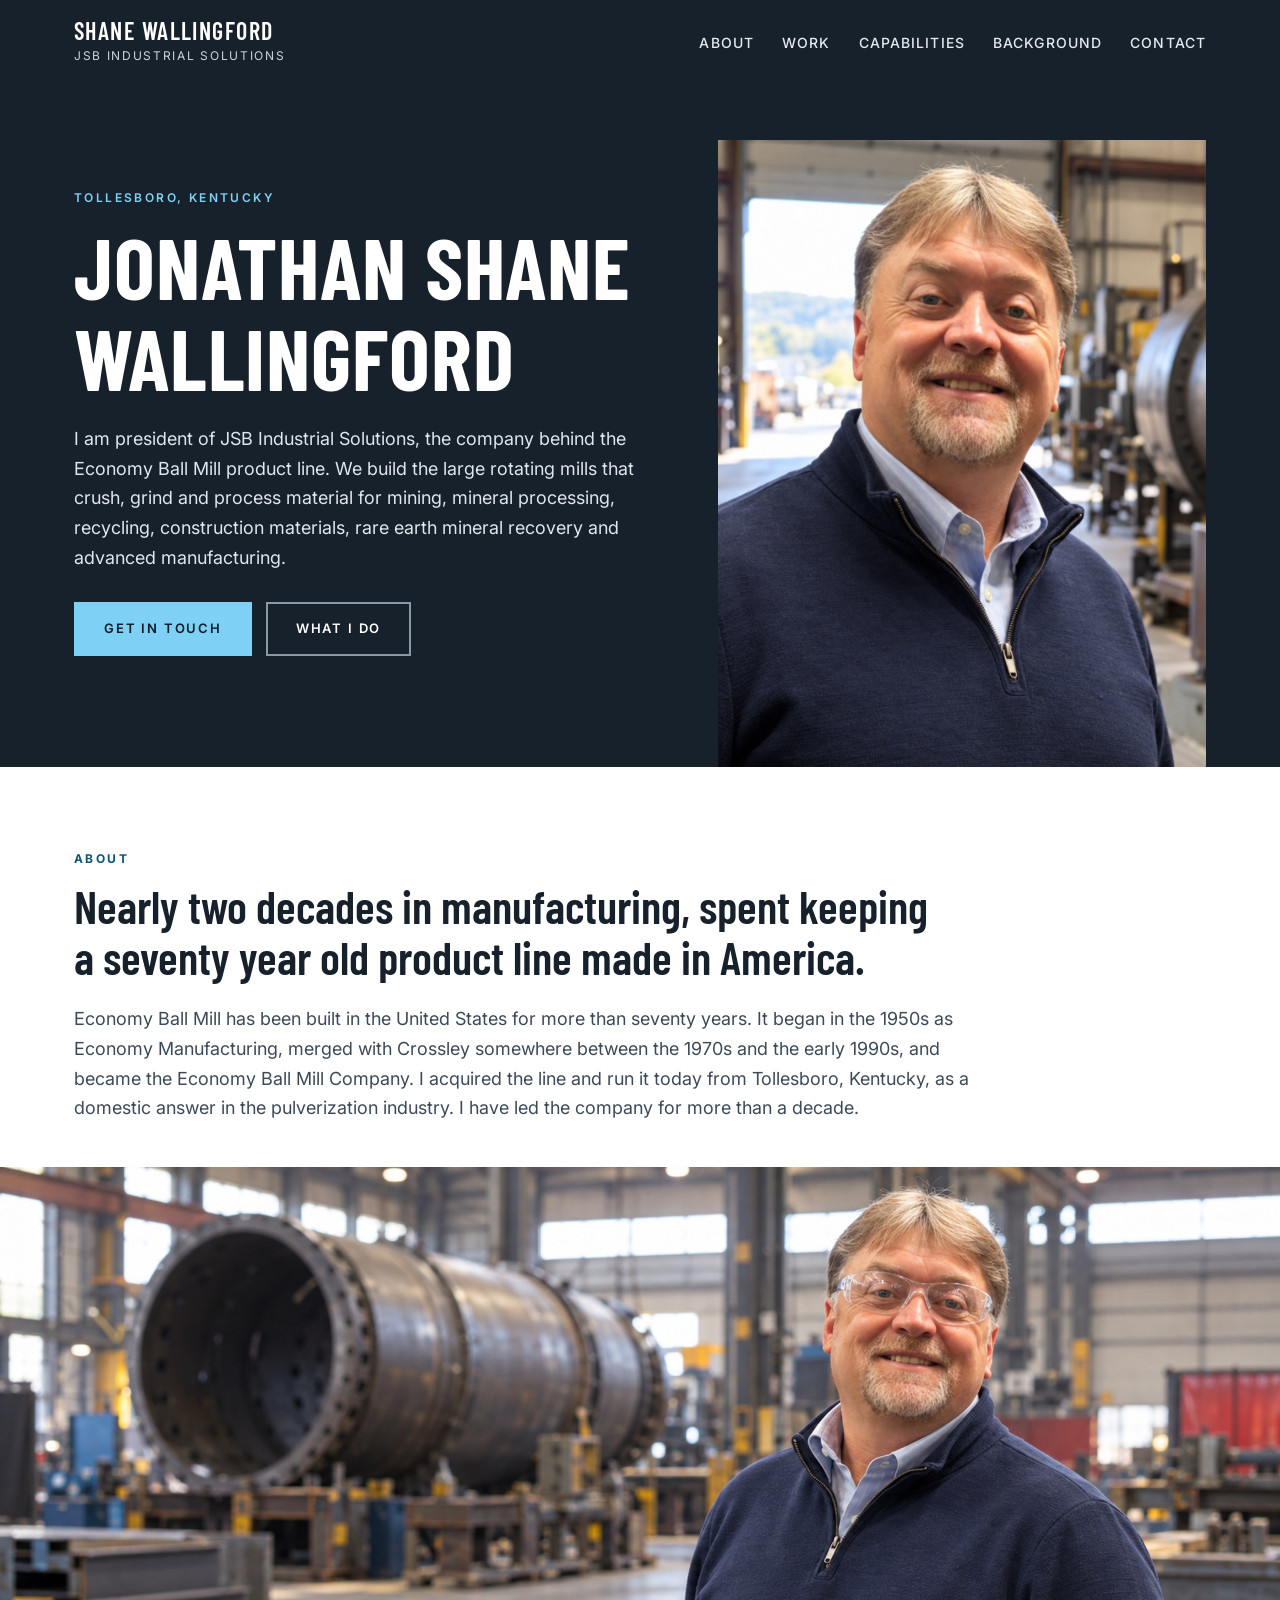
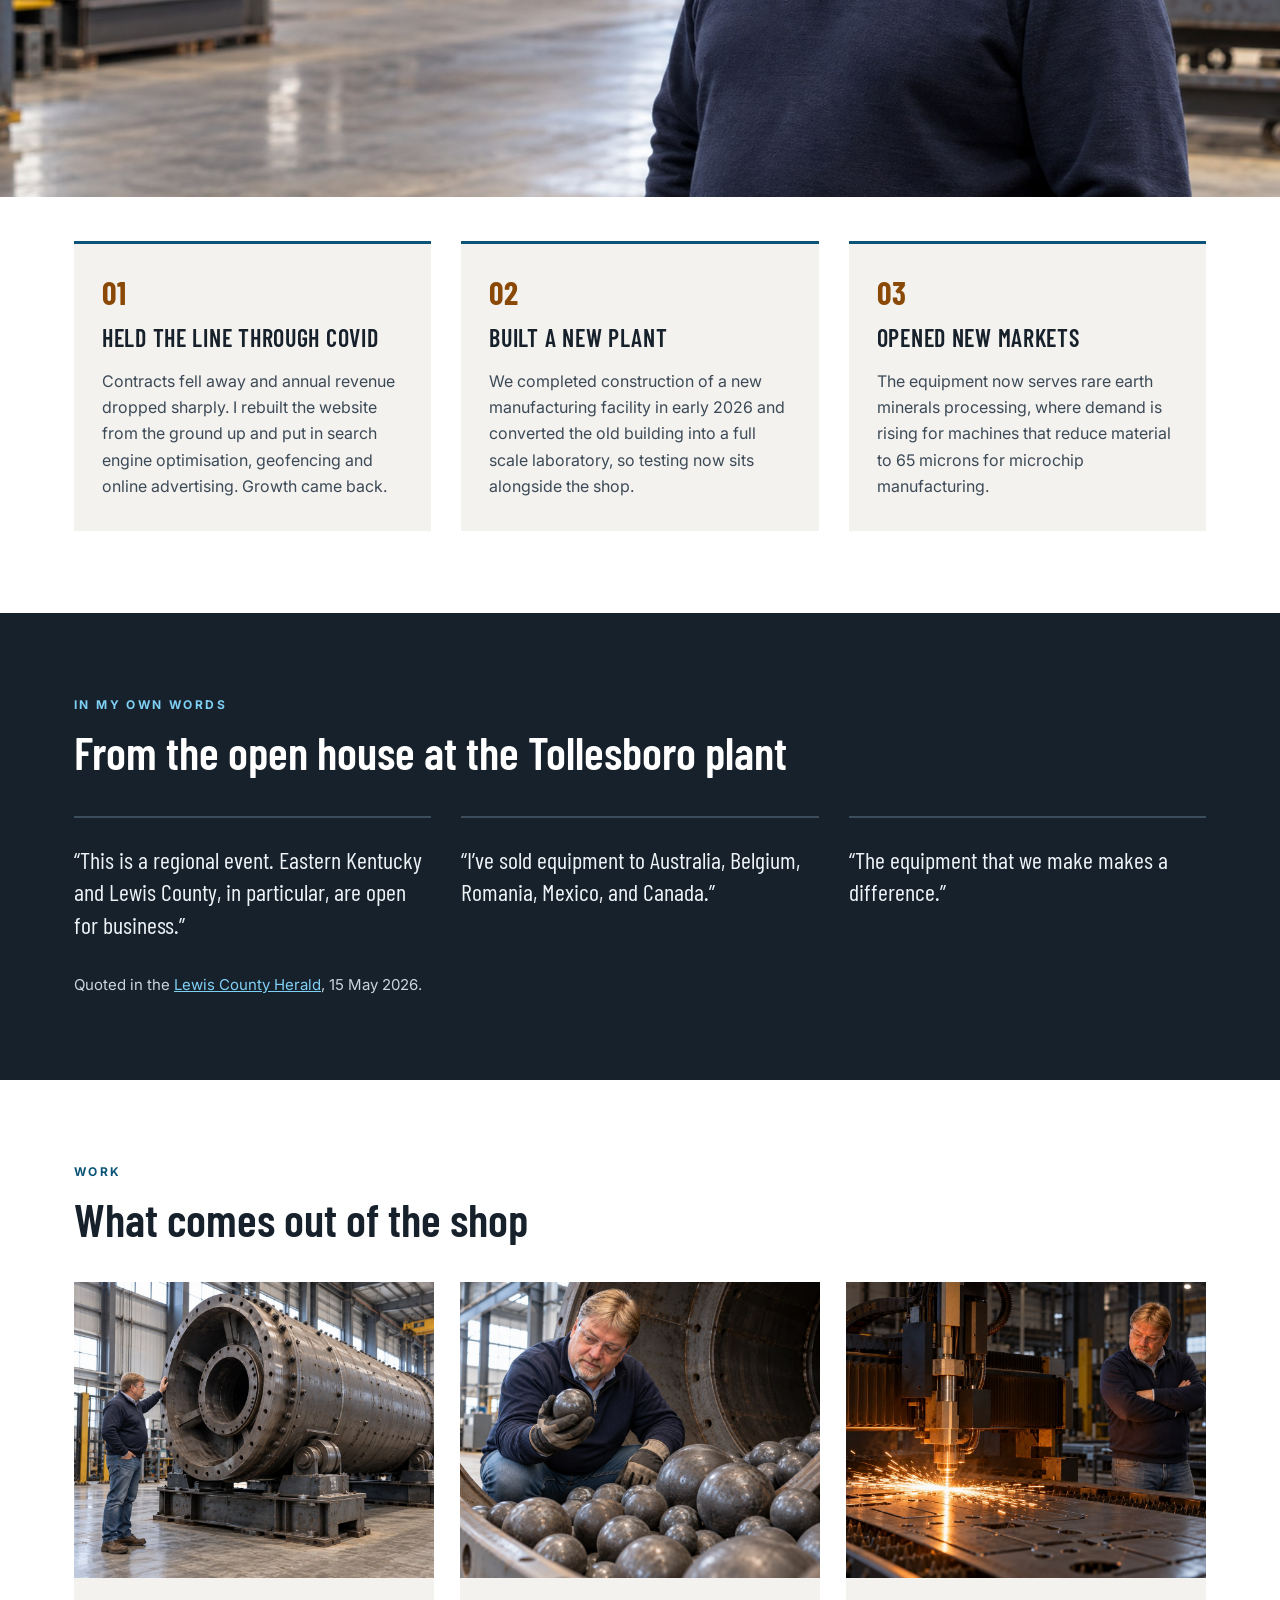
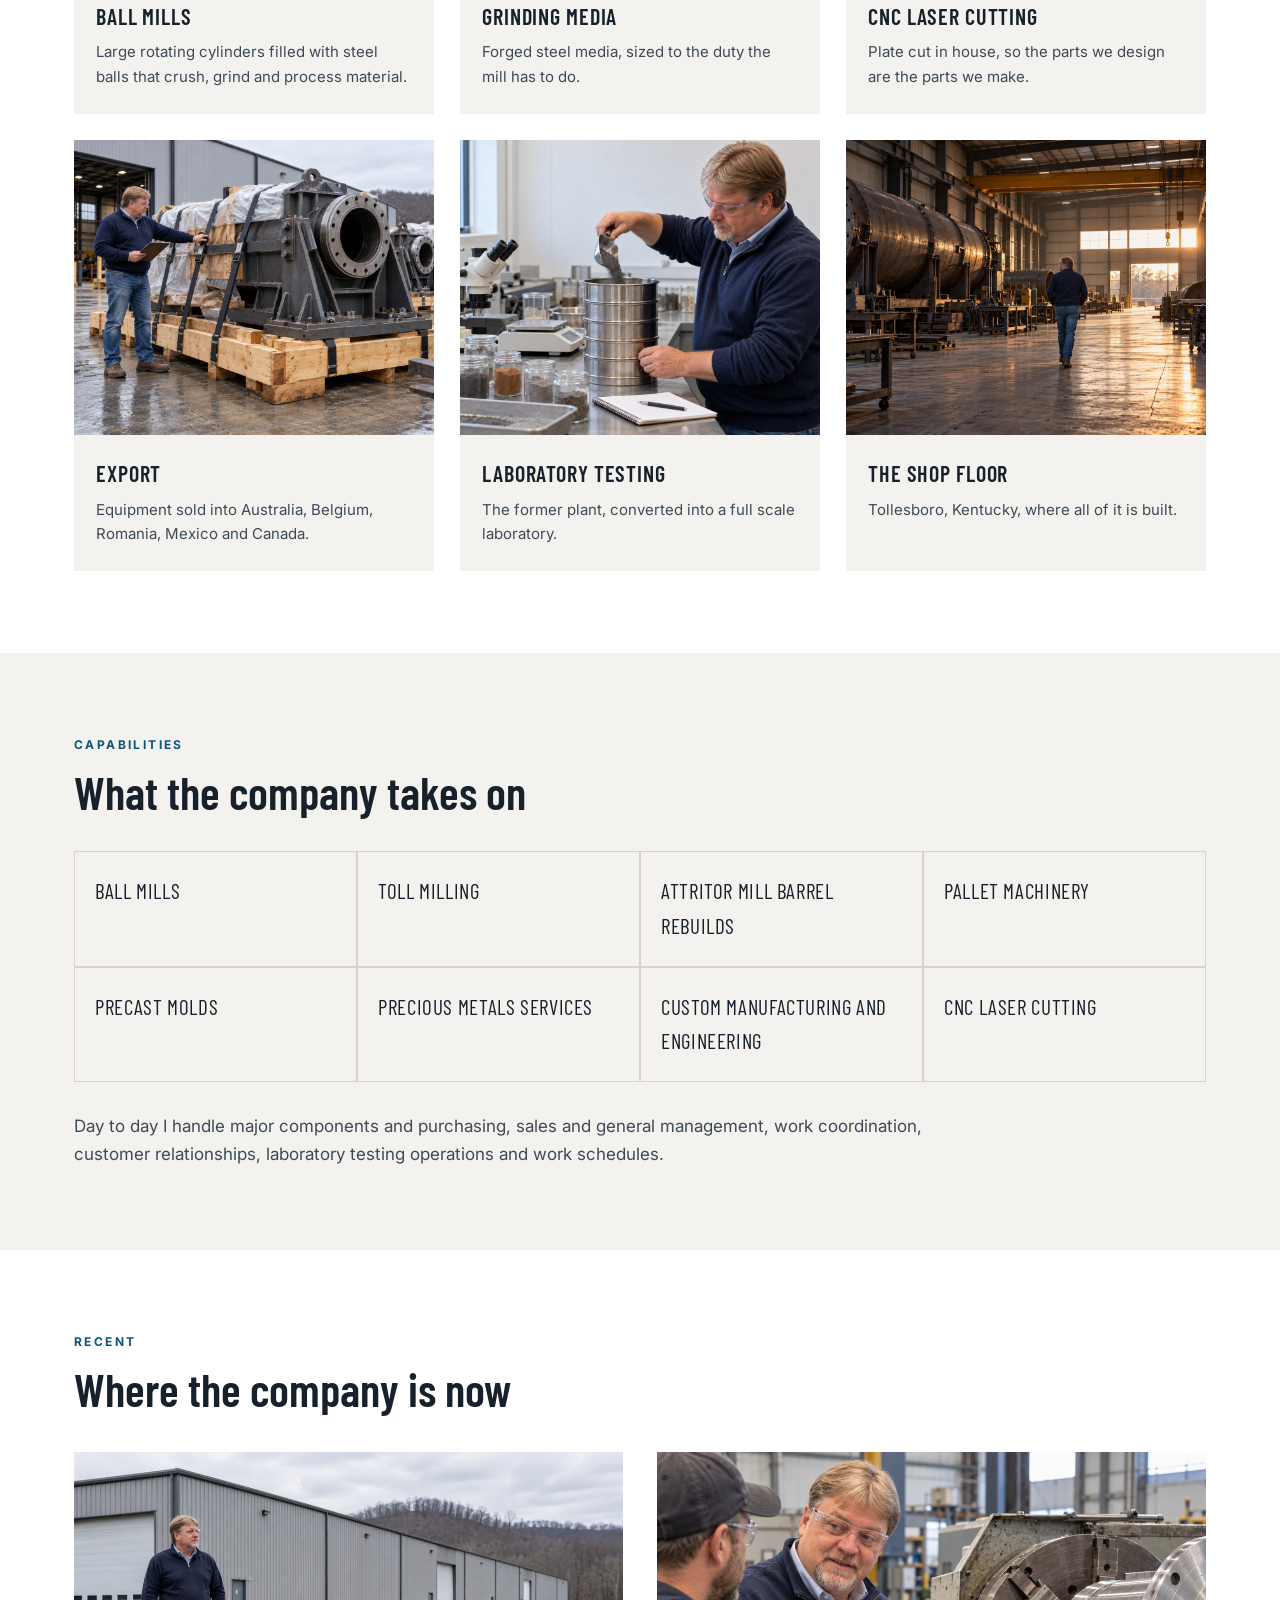
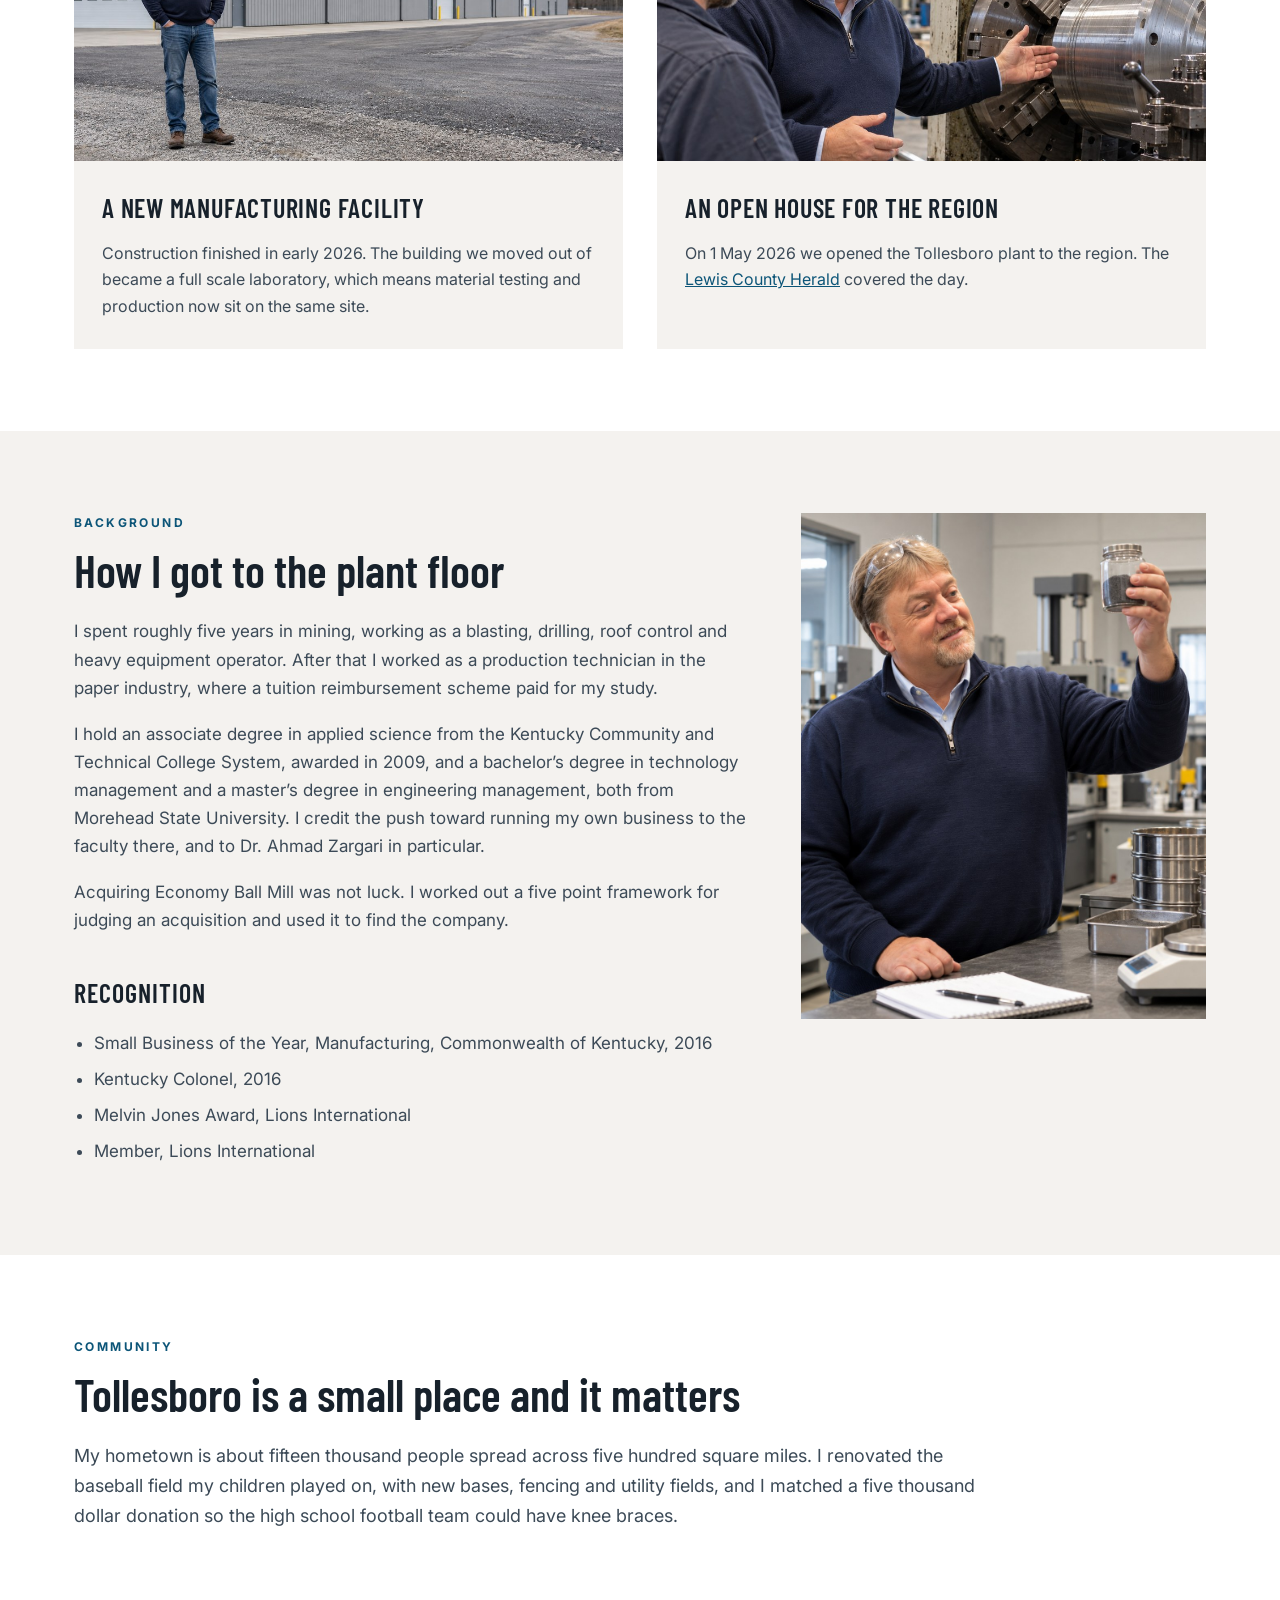
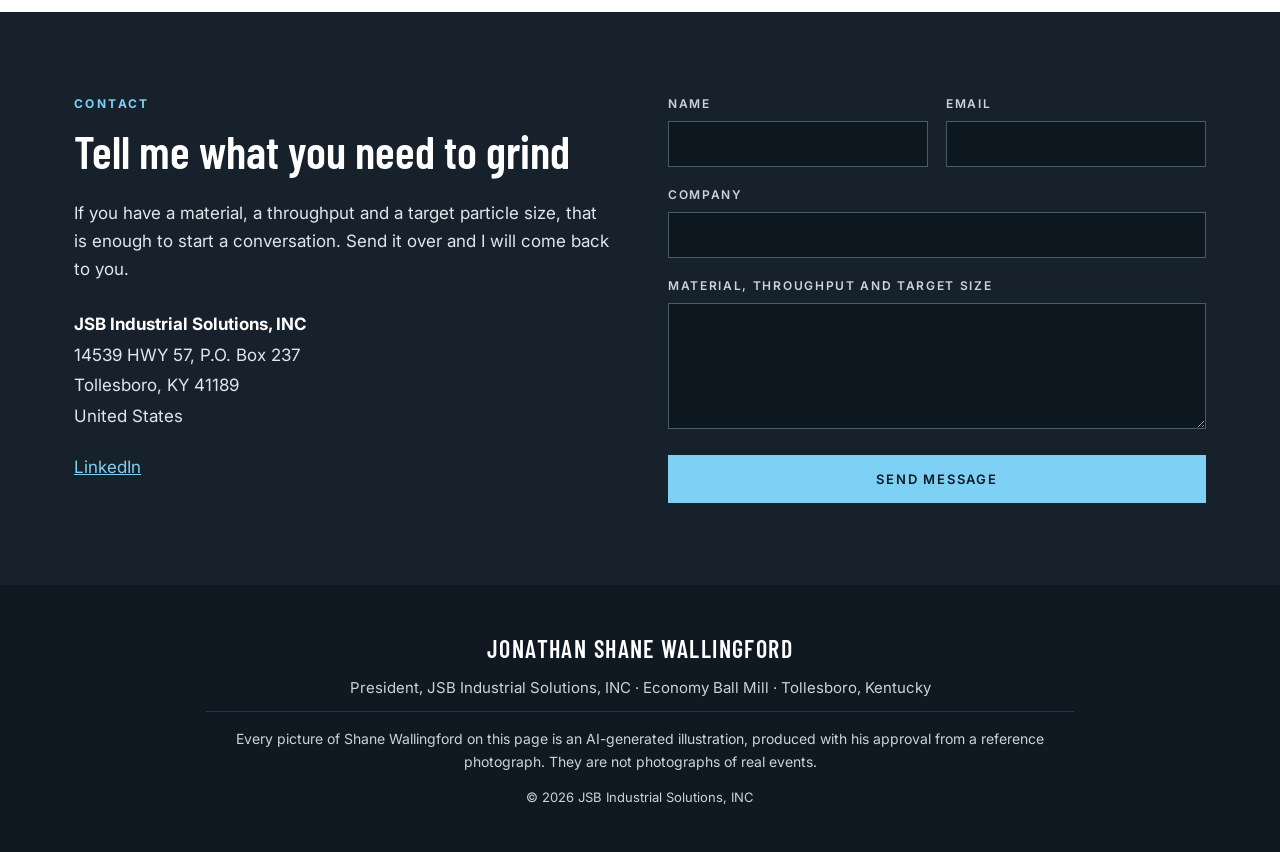
<file: index.html>
<!DOCTYPE html>
<html lang="en">
<head>
<meta charset="utf-8">
<meta content="width=device-width, initial-scale=1, shrink-to-fit=no" name="viewport">
<title>Jonathan Shane Wallingford | Ball Mill Manufacturing, Tollesboro, Kentucky</title>
<!-- STAGING ONLY. When this moves to the client's own domain: delete the robots meta below and change robots.txt to "Allow: /". -->
<meta name="robots" content="noindex, nofollow">
<meta name="description" content="Jonathan Shane Wallingford, president of JSB Industrial Solutions and the Economy Ball Mill product line in Tollesboro, Kentucky. Ball mills, toll milling, laboratory testing and custom manufacturing.">
<link rel="icon" href="favicon.ico" sizes="any">
<link rel="icon" href="favicon.png" type="image/png">
<link rel="preconnect" href="https://fonts.googleapis.com">
<link rel="preconnect" href="https://fonts.gstatic.com" crossorigin>
<link href="https://fonts.googleapis.com/css2?family=Barlow+Condensed:wght@500;600;700&family=Inter:wght@400;500;600;700&display=swap" rel="stylesheet">
<link href="css/jw.css" rel="stylesheet">
</head>

<body data-spy="scroll" data-target=".navbar" data-offset="90">

<a class="jw-skip" href="#main">Skip to content</a>

<!-- Header -->
<header id="home" class="jw-header">
  <div class="jw-bar">
    <a class="jw-brand" href="#home">
      <span class="jw-brand-name">Shane Wallingford</span>
      <span class="jw-brand-role">JSB Industrial Solutions</span>
    </a>
    <nav class="jw-nav" aria-label="Main">
      <ul>
        <li><a class="jw-nav-link" href="#about">About</a></li>
        <li><a class="jw-nav-link" href="#work">Work</a></li>
        <li><a class="jw-nav-link" href="#capabilities">Capabilities</a></li>
        <li><a class="jw-nav-link" href="#background">Background</a></li>
        <li><a class="jw-nav-link" href="#contact">Contact</a></li>
      </ul>
    </nav>
    <button class="jw-menu-btn" id="jw-menu-btn" aria-expanded="false" aria-controls="jw-menu" type="button">
      <span class="jw-menu-btn-label">Menu</span>
      <span class="jw-menu-bars" aria-hidden="true"><span></span><span></span><span></span></span>
    </button>
  </div>

  <div class="jw-menu" id="jw-menu" hidden>
    <div class="jw-menu-inner">
      <button class="jw-menu-close" id="jw-menu-close" type="button" aria-label="Close menu"><span aria-hidden="true">&times;</span></button>
      <nav aria-label="Menu">
        <ul class="jw-menu-list">
          <li><a class="jw-menu-link" href="#about">About</a></li>
          <li><a class="jw-menu-link" href="#work">Work</a></li>
          <li><a class="jw-menu-link" href="#capabilities">Capabilities</a></li>
          <li><a class="jw-menu-link" href="#background">Background</a></li>
          <li><a class="jw-menu-link" href="#community">Community</a></li>
          <li><a class="jw-menu-link" href="#contact">Contact</a></li>
        </ul>
      </nav>
      <p class="jw-menu-foot">JSB Industrial Solutions, INC<br>14539 HWY 57, P.O. Box 237<br>Tollesboro, KY 41189</p>
    </div>
  </div>
</header>

<main id="main">

<!-- Banner -->
<section class="jw-hero" aria-labelledby="jw-hero-h">
  <div class="jw-container jw-hero-grid">
    <div class="jw-hero-text">
      <p class="jw-eyebrow">Tollesboro, Kentucky</p>
      <h1 class="jw-h1" id="jw-hero-h">Jonathan Shane<span>Wallingford</span></h1>
      <p class="jw-lede">I am president of JSB Industrial Solutions, the company behind the Economy Ball Mill product line. We build the large rotating mills that crush, grind and process material for mining, mineral processing, recycling, construction materials, rare earth mineral recovery and advanced manufacturing.</p>
      <div class="jw-hero-actions">
        <a class="jw-btn jw-btn-solid" href="#contact">Get in touch</a>
        <a class="jw-btn jw-btn-ghost" href="#about">What I do</a>
      </div>
    </div>
    <div class="jw-hero-media">
      <img src="img/portrait.jpg" width="1156" height="1484" alt="Jonathan Shane Wallingford on the shop floor" fetchpriority="high">
    </div>
  </div>
</section>

<!-- About -->
<section class="jw-sec" id="about" aria-labelledby="jw-about-h">
  <div class="jw-container">
    <p class="jw-kicker">About</p>
    <h2 class="jw-h2" id="jw-about-h">Nearly two decades in manufacturing, spent keeping a seventy year old product line made in America.</h2>
    <p class="jw-intro">Economy Ball Mill has been built in the United States for more than seventy years. It began in the 1950s as Economy Manufacturing, merged with Crossley somewhere between the 1970s and the early 1990s, and became the Economy Ball Mill Company. I acquired the line and run it today from Tollesboro, Kentucky, as a domestic answer in the pulverization industry. I have led the company for more than a decade.</p>
  </div>

  <div class="jw-about-media">
    <img src="img/about.jpg" width="2048" height="1008" alt="Shane Wallingford standing on the fabrication floor beside a ball mill shell" loading="lazy">
  </div>

  <div class="jw-container">
    <div class="jw-cards">
      <article class="jw-card">
        <p class="jw-card-num">01</p>
        <h3 class="jw-card-h">Held the line through COVID</h3>
        <p class="jw-card-t">Contracts fell away and annual revenue dropped sharply. I rebuilt the website from the ground up and put in search engine optimisation, geofencing and online advertising. Growth came back.</p>
      </article>
      <article class="jw-card">
        <p class="jw-card-num">02</p>
        <h3 class="jw-card-h">Built a new plant</h3>
        <p class="jw-card-t">We completed construction of a new manufacturing facility in early 2026 and converted the old building into a full scale laboratory, so testing now sits alongside the shop.</p>
      </article>
      <article class="jw-card">
        <p class="jw-card-num">03</p>
        <h3 class="jw-card-h">Opened new markets</h3>
        <p class="jw-card-t">The equipment now serves rare earth minerals processing, where demand is rising for machines that reduce material to 65 microns for microchip manufacturing.</p>
      </article>
    </div>
  </div>
</section>

<!-- Quotes -->
<section class="jw-quotes" id="quotes" aria-labelledby="jw-q-h">
  <div class="jw-container">
    <p class="jw-kicker jw-kicker-light">In my own words</p>
    <h2 class="jw-h2 jw-h2-light" id="jw-q-h">From the open house at the Tollesboro plant</h2>
    <div class="jw-quote-grid">
      <blockquote class="jw-quote">
        <p>&ldquo;This is a regional event. Eastern Kentucky and Lewis County, in particular, are open for business.&rdquo;</p>
      </blockquote>
      <blockquote class="jw-quote">
        <p>&ldquo;I&rsquo;ve sold equipment to Australia, Belgium, Romania, Mexico, and Canada.&rdquo;</p>
      </blockquote>
      <blockquote class="jw-quote">
        <p>&ldquo;The equipment that we make makes a difference.&rdquo;</p>
      </blockquote>
    </div>
    <p class="jw-quote-src">Quoted in the <a class="jw-link-light" href="https://lewiscountyherald.com/economy-ball-mill-puts-tollesboro-on-global-stage/" rel="noopener">Lewis County Herald</a>, 15 May 2026.</p>
  </div>
</section>

<!-- Work -->
<section class="jw-sec" id="work" aria-labelledby="jw-work-h">
  <div class="jw-container">
    <p class="jw-kicker">Work</p>
    <h2 class="jw-h2" id="jw-work-h">What comes out of the shop</h2>
    <div class="jw-grid">
      <figure class="jw-tile">
        <img src="img/work-mill.jpg" width="1130" height="928" alt="Shane Wallingford standing at the end of a large steel ball mill cylinder in the fabrication shop" loading="lazy">
        <figcaption><span class="jw-tile-h">Ball mills</span><span class="jw-tile-t">Large rotating cylinders filled with steel balls that crush, grind and process material.</span></figcaption>
      </figure>
      <figure class="jw-tile">
        <img src="img/work-media.jpg" width="1130" height="928" alt="Shane Wallingford crouched at the open end of a mill drum, lifting a forged steel grinding ball" loading="lazy">
        <figcaption><span class="jw-tile-h">Grinding media</span><span class="jw-tile-t">Forged steel media, sized to the duty the mill has to do.</span></figcaption>
      </figure>
      <figure class="jw-tile">
        <img src="img/work-laser.jpg" width="1130" height="928" alt="Shane Wallingford watching a CNC laser cut profiles from steel plate" loading="lazy">
        <figcaption><span class="jw-tile-h">CNC laser cutting</span><span class="jw-tile-t">Plate cut in house, so the parts we design are the parts we make.</span></figcaption>
      </figure>
      <figure class="jw-tile">
        <img src="img/work-export.jpg" width="1130" height="928" alt="Shane Wallingford checking the strapping on crated equipment on the loading apron" loading="lazy">
        <figcaption><span class="jw-tile-h">Export</span><span class="jw-tile-t">Equipment sold into Australia, Belgium, Romania, Mexico and Canada.</span></figcaption>
      </figure>
      <figure class="jw-tile">
        <img src="img/work-lab.jpg" width="1130" height="928" alt="Shane Wallingford pouring a sample into a stack of test sieves in the laboratory" loading="lazy">
        <figcaption><span class="jw-tile-h">Laboratory testing</span><span class="jw-tile-t">The former plant, converted into a full scale laboratory.</span></figcaption>
      </figure>
      <figure class="jw-tile">
        <img src="img/work-floor.jpg" width="1130" height="928" alt="Shane Wallingford walking the length of the fabrication shop at the end of the day" loading="lazy">
        <figcaption><span class="jw-tile-h">The shop floor</span><span class="jw-tile-t">Tollesboro, Kentucky, where all of it is built.</span></figcaption>
      </figure>
    </div>
  </div>
</section>

<!-- Capabilities -->
<section class="jw-sec jw-sec-alt" id="capabilities" aria-labelledby="jw-cap-h">
  <div class="jw-container">
    <p class="jw-kicker">Capabilities</p>
    <h2 class="jw-h2" id="jw-cap-h">What the company takes on</h2>
    <ul class="jw-caps">
      <li>Ball mills</li>
      <li>Toll milling</li>
      <li>Attritor mill barrel rebuilds</li>
      <li>Pallet machinery</li>
      <li>Precast molds</li>
      <li>Precious metals services</li>
      <li>Custom manufacturing and engineering</li>
      <li>CNC laser cutting</li>
    </ul>
    <p class="jw-note">Day to day I handle major components and purchasing, sales and general management, work coordination, customer relationships, laboratory testing operations and work schedules.</p>
  </div>
</section>

<!-- Milestones -->
<section class="jw-sec" id="milestones" aria-labelledby="jw-mile-h">
  <div class="jw-container">
    <p class="jw-kicker">Recent</p>
    <h2 class="jw-h2" id="jw-mile-h">Where the company is now</h2>
    <div class="jw-mile-grid">
      <article class="jw-mile">
        <img src="img/facility.jpg" width="1000" height="562" alt="Shane Wallingford standing in the yard in front of the newly completed manufacturing building" loading="lazy">
        <div class="jw-mile-body">
          <h3 class="jw-mile-h">A new manufacturing facility</h3>
          <p class="jw-mile-t">Construction finished in early 2026. The building we moved out of became a full scale laboratory, which means material testing and production now sit on the same site.</p>
        </div>
      </article>
      <article class="jw-mile">
        <img src="img/floor-talk.jpg" width="1000" height="562" alt="Shane Wallingford talking with a machinist beside a lathe" loading="lazy">
        <div class="jw-mile-body">
          <h3 class="jw-mile-h">An open house for the region</h3>
          <p class="jw-mile-t">On 1 May 2026 we opened the Tollesboro plant to the region. The <a class="jw-link" href="https://lewiscountyherald.com/economy-ball-mill-puts-tollesboro-on-global-stage/" rel="noopener">Lewis County Herald</a> covered the day.</p>
        </div>
      </article>
    </div>
  </div>
</section>

<!-- Background -->
<section class="jw-sec jw-sec-alt" id="background" aria-labelledby="jw-bg-h">
  <div class="jw-container jw-bg-grid">
    <div>
      <p class="jw-kicker">Background</p>
      <h2 class="jw-h2" id="jw-bg-h">How I got to the plant floor</h2>
      <p class="jw-body">I spent roughly five years in mining, working as a blasting, drilling, roof control and heavy equipment operator. After that I worked as a production technician in the paper industry, where a tuition reimbursement scheme paid for my study.</p>
      <p class="jw-body">I hold an associate degree in applied science from the Kentucky Community and Technical College System, awarded in 2009, and a bachelor&rsquo;s degree in technology management and a master&rsquo;s degree in engineering management, both from Morehead State University. I credit the push toward running my own business to the faculty there, and to Dr. Ahmad Zargari in particular.</p>
      <p class="jw-body">Acquiring Economy Ball Mill was not luck. I worked out a five point framework for judging an acquisition and used it to find the company.</p>

      <h3 class="jw-h3">Recognition</h3>
      <ul class="jw-list">
        <li>Small Business of the Year, Manufacturing, Commonwealth of Kentucky, 2016</li>
        <li>Kentucky Colonel, 2016</li>
        <li>Melvin Jones Award, Lions International</li>
        <li>Member, Lions International</li>
      </ul>
    </div>
    <div class="jw-bg-media">
      <img src="img/lab-portrait.jpg" width="1000" height="1250" alt="Shane Wallingford holding a sample jar up to the light in the laboratory" loading="lazy">
    </div>
  </div>
</section>

<!-- Community -->
<section class="jw-sec" id="community" aria-labelledby="jw-com-h">
  <div class="jw-container">
    <p class="jw-kicker">Community</p>
    <h2 class="jw-h2" id="jw-com-h">Tollesboro is a small place and it matters</h2>
    <p class="jw-intro">My hometown is about fifteen thousand people spread across five hundred square miles. I renovated the baseball field my children played on, with new bases, fencing and utility fields, and I matched a five thousand dollar donation so the high school football team could have knee braces.</p>
  </div>
</section>

<!-- Contact -->
<section class="jw-contact" id="contact" aria-labelledby="jw-con-h">
  <div class="jw-container jw-con-grid">
    <div class="jw-con-details">
      <p class="jw-kicker jw-kicker-light">Contact</p>
      <h2 class="jw-h2 jw-h2-light" id="jw-con-h">Tell me what you need to grind</h2>
      <p class="jw-con-t">If you have a material, a throughput and a target particle size, that is enough to start a conversation. Send it over and I will come back to you.</p>
      <address class="jw-address">
        <strong>JSB Industrial Solutions, INC</strong><br>
        14539 HWY 57, P.O. Box 237<br>
        Tollesboro, KY 41189<br>
        United States
      </address>
      <p class="jw-con-link"><a class="jw-link-light" href="https://www.linkedin.com/in/shane-wallingford-a355187b" rel="noopener">LinkedIn</a></p>
    </div>

    <div class="jw-con-form">
      <form action="https://formsubmit.co/shanewallingford255@gmail.com" method="POST">
        <input type="hidden" name="_subject" value="New message from the Shane Wallingford website">
        <input type="hidden" name="_template" value="table">
        <input type="hidden" name="_captcha" value="true">
        <input type="text" name="_honey" class="jw-hp" tabindex="-1" autocomplete="off" aria-hidden="true">
        <div class="jw-field-row">
          <p class="jw-field"><label for="f-name">Name</label><input id="f-name" name="name" type="text" required autocomplete="name"></p>
          <p class="jw-field"><label for="f-email">Email</label><input id="f-email" name="email" type="email" required autocomplete="email"></p>
        </div>
        <p class="jw-field"><label for="f-company">Company</label><input id="f-company" name="company" type="text" autocomplete="organization"></p>
        <p class="jw-field"><label for="f-msg">Material, throughput and target size</label><textarea id="f-msg" name="message" rows="5" required></textarea></p>
        <button class="jw-btn jw-btn-solid jw-btn-wide" type="submit">Send message</button>
      </form>
    </div>
  </div>
</section>

</main>

<footer class="jw-footer">
  <div class="jw-container jw-foot-grid">
    <p class="jw-foot-name">Jonathan Shane Wallingford</p>
    <p class="jw-foot-t">President, JSB Industrial Solutions, INC &middot; Economy Ball Mill &middot; Tollesboro, Kentucky</p>
    <p class="jw-foot-note">Every picture of Shane Wallingford on this page is an AI-generated illustration, produced with his approval from a reference photograph. They are not photographs of real events.</p>
    <p class="jw-foot-c">&copy; 2026 JSB Industrial Solutions, INC</p>
  </div>
</footer>

<a class="jw-top" href="#home" aria-label="Back to top"><span aria-hidden="true">&uarr;</span></a>

<script src="js/jw.js"></script>
</body>
</html>
</file>
<file: css/jw.css>
/* Jonathan Shane Wallingford, personal site.
   Own prefix jw-, loaded after the demo stylesheet so it wins.
   Three accent tokens, all measured against the grounds they are used on.
     --jw-ink      #17212b on #ffffff  = 14.29:1
     --jw-body     #3c4a57 on #ffffff  =  8.76:1
     --jw-accent   #0c5578 on #ffffff  =  8.02:1   (links, kickers on white)
     --jw-accent-l #7fd0f5 on #17212b  =  9.94:1   (links on dark ground)
     --jw-amber    #8a4906 on #f4f2ef  =  7.35:1   (numerals on the tinted ground)
*/

:root{
  --jw-ink:#17212b;
  --jw-body:#3c4a57;
  --jw-accent:#0c5578;
  --jw-accent-l:#7fd0f5;
  --jw-amber:#8a4906;
  --jw-white:#ffffff;
  --jw-tint:#f4f2ef;
  --jw-rule:#d8d3cc;
  --jw-dark:#17212b;
  --jw-dark-2:#101821;
  --jw-max:1180px;
  --jw-sans:"Inter",-apple-system,BlinkMacSystemFont,"Segoe UI",Helvetica,Arial,sans-serif;
  --jw-disp:"Barlow Condensed","Inter",Helvetica,Arial,sans-serif;
}

/* reset the demo where it would bleed through */
body.jw-body-reset{}
body{
  margin:0;
  background:var(--jw-white);
  color:var(--jw-body);
  font-family:var(--jw-sans);
  font-size:17px;
  line-height:1.65;
  -webkit-font-smoothing:antialiased;
  overflow-x:hidden;
}
body *{box-sizing:border-box;}
img{max-width:100%;height:auto;display:block;}
a{color:var(--jw-accent);}
a:hover{color:var(--jw-ink);}

.jw-container{max-width:var(--jw-max);margin:0 auto;padding:0 24px;}

.jw-skip{
  position:absolute;left:-9999px;top:0;z-index:200;
  background:var(--jw-ink);color:#fff;padding:12px 18px;
  font-weight:600;text-decoration:none;
}
.jw-skip:focus{left:8px;top:8px;color:#fff;}

/* ---------- header ---------- */
.jw-header{position:relative;z-index:60;background:var(--jw-ink);}
.jw-bar{
  max-width:var(--jw-max);margin:0 auto;padding:18px 24px;
  display:flex;align-items:center;gap:24px;
}
.jw-brand{display:block;text-decoration:none;margin-right:auto;}
.jw-brand:hover{text-decoration:none;}
.jw-brand-name{
  display:block;font-family:var(--jw-disp);font-size:24px;letter-spacing:.06em;
  text-transform:uppercase;color:#fff;line-height:1.1;font-weight:600;
}
.jw-brand-role{
  display:block;font-size:12px;letter-spacing:.14em;text-transform:uppercase;
  color:#c9d4dd;margin-top:2px;
}
.jw-nav ul{list-style:none;margin:0;padding:0;display:flex;gap:28px;}
.jw-nav-link{
  color:#e4eaef;text-decoration:none;font-size:14px;font-weight:500;
  letter-spacing:.08em;text-transform:uppercase;padding:6px 0;display:inline-block;
}
.jw-nav-link:hover,.jw-nav-link:focus{color:#fff;text-decoration:none;}
.jw-nav-link:focus-visible{outline:2px solid var(--jw-accent-l);outline-offset:4px;color:#fff;}

.jw-menu-btn{
  display:none;align-items:center;gap:10px;background:none;border:1px solid #4a5a67;
  color:#fff;padding:8px 14px;cursor:pointer;font-family:inherit;
  font-size:12px;letter-spacing:.14em;text-transform:uppercase;
}
.jw-menu-btn:focus-visible{outline:2px solid var(--jw-accent-l);outline-offset:3px;color:#fff;}
.jw-menu-bars{display:inline-block;width:18px;}
.jw-menu-bars span{display:block;height:2px;background:#fff;margin:3px 0;}

.jw-menu{
  position:fixed;inset:0;z-index:120;background:var(--jw-dark-2);
  padding:80px 24px 40px;overflow-y:auto;
}
.jw-menu[hidden]{display:none;}
.jw-menu-inner{max-width:520px;margin:0 auto;}
.jw-menu-close{
  position:absolute;top:18px;right:20px;background:none;border:0;color:#fff;
  font-size:34px;line-height:1;cursor:pointer;padding:6px 12px;
}
.jw-menu-close:focus-visible{outline:2px solid var(--jw-accent-l);outline-offset:6px;color:#fff;}
.jw-menu-list{list-style:none;margin:0;padding:0;}
.jw-menu-list li{border-bottom:1px solid #2a3642;}
.jw-menu-link{
  display:block;padding:16px 0;color:#f1f5f8;text-decoration:none;
  font-family:var(--jw-disp);font-size:30px;letter-spacing:.04em;text-transform:uppercase;
}
.jw-menu-link:hover{color:var(--jw-accent-l);text-decoration:none;}
.jw-menu-link:focus-visible{outline:2px solid var(--jw-accent-l);outline-offset:4px;color:#fff;}
.jw-menu-foot{margin-top:28px;color:#c9d4dd;font-size:14px;line-height:1.7;}

/* ---------- hero ---------- */
.jw-hero{background:var(--jw-ink);color:#fff;padding:0 0 0;}
.jw-hero-grid{
  display:grid;grid-template-columns:1fr 0.82fr;gap:48px;align-items:center;
  padding-top:56px;padding-bottom:0;
}
.jw-hero-text{padding-bottom:64px;}
.jw-eyebrow{
  margin:0 0 14px;font-size:12px;letter-spacing:.2em;text-transform:uppercase;
  color:var(--jw-accent-l);font-weight:600;
}
.jw-h1{
  font-family:var(--jw-disp);font-weight:700;color:#fff;
  font-size:clamp(46px,7vw,86px);line-height:1.05;letter-spacing:.01em;
  text-transform:uppercase;margin:0 0 22px;
}
.jw-h1 span{display:block;}
.jw-lede{color:#dfe6ec;font-size:18px;margin:0 0 30px;max-width:37em;}
.jw-hero-actions{display:flex;flex-wrap:wrap;gap:14px;}
.jw-hero-media img{width:100%;}

/* buttons */
.jw-btn{
  display:inline-block;padding:14px 28px;text-decoration:none;
  font-size:13px;letter-spacing:.14em;text-transform:uppercase;font-weight:600;
  border:2px solid transparent;cursor:pointer;font-family:inherit;
}
.jw-btn-solid{background:var(--jw-accent-l);color:#0d1b24;border-color:var(--jw-accent-l);}
.jw-btn-solid:hover{background:#a7e0fa;color:#0d1b24;text-decoration:none;}
.jw-btn-solid:focus-visible{outline:2px solid #ffffff;outline-offset:3px;color:#0d1b24;}
.jw-btn-ghost{color:#ffffff;border-color:#8a99a6;background:transparent;}
.jw-btn-ghost:hover{border-color:#ffffff;color:#ffffff;text-decoration:none;}
.jw-btn-ghost:focus-visible{outline:2px solid var(--jw-accent-l);outline-offset:3px;color:#ffffff;}
.jw-btn-wide{width:100%;text-align:center;}

/* ---------- generic section ---------- */
.jw-sec{padding:82px 0;background:var(--jw-white);}
.jw-sec-alt{background:var(--jw-tint);}
.jw-kicker{
  margin:0 0 12px;font-size:12px;letter-spacing:.2em;text-transform:uppercase;
  font-weight:700;color:var(--jw-accent);
}
.jw-kicker-light{color:var(--jw-accent-l);}
.jw-h2{
  font-family:var(--jw-disp);font-weight:600;color:var(--jw-ink);
  font-size:clamp(30px,3.6vw,46px);line-height:1.1;margin:0 0 22px;max-width:19em;
}
.jw-h2-light{color:#ffffff;}
.jw-h3{
  font-family:var(--jw-disp);font-weight:600;color:var(--jw-ink);
  font-size:26px;letter-spacing:.04em;text-transform:uppercase;margin:38px 0 14px;
}
.jw-intro{font-size:18px;color:var(--jw-body);max-width:52em;margin:0;}
.jw-body{color:var(--jw-body);margin:0 0 18px;max-width:46em;}
.jw-note{margin:30px 0 0;color:var(--jw-body);max-width:52em;}
.jw-link{color:var(--jw-accent);text-decoration:underline;}
.jw-link:hover{color:var(--jw-ink);}
.jw-link:focus-visible{outline:2px solid var(--jw-accent);outline-offset:3px;color:var(--jw-ink);}
.jw-link-light{color:var(--jw-accent-l);text-decoration:underline;}
.jw-link-light:hover{color:#ffffff;}
.jw-link-light:focus-visible{outline:2px solid var(--jw-accent-l);outline-offset:3px;color:#ffffff;}

.jw-about-media{margin:44px 0;}
.jw-about-media img{width:100%;}

.jw-cards{display:grid;grid-template-columns:repeat(3,1fr);gap:30px;}
.jw-card{background:var(--jw-tint);padding:32px 28px;border-top:3px solid var(--jw-accent);}
.jw-card-num{
  margin:0 0 10px;font-family:var(--jw-disp);font-size:32px;font-weight:700;
  color:var(--jw-amber);line-height:1;
}
.jw-card-h{
  font-family:var(--jw-disp);font-size:24px;font-weight:600;color:var(--jw-ink);
  letter-spacing:.03em;text-transform:uppercase;margin:0 0 10px;
}
.jw-card-t{margin:0;color:var(--jw-body);font-size:16px;}

/* ---------- quotes ---------- */
.jw-quotes{background:var(--jw-dark);color:#fff;padding:82px 0;}
.jw-quote-grid{display:grid;grid-template-columns:repeat(3,1fr);gap:30px;margin-top:38px;}
.jw-quote{margin:0;padding:26px 0 0;border-top:2px solid #3c4d5c;}
.jw-quote p{
  margin:0;color:#eef3f7;font-family:var(--jw-disp);font-size:24px;line-height:1.35;
}
.jw-quote-src{margin:32px 0 0;color:#c9d4dd;font-size:15px;}

/* ---------- work grid ---------- */
.jw-grid{display:grid;grid-template-columns:repeat(3,1fr);gap:26px;margin-top:38px;}
.jw-tile{margin:0;background:var(--jw-tint);}
.jw-tile img{width:100%;}
.jw-tile figcaption{padding:20px 22px 24px;display:block;}
.jw-tile-h{
  display:block;font-family:var(--jw-disp);font-size:22px;font-weight:600;
  color:var(--jw-ink);letter-spacing:.04em;text-transform:uppercase;margin-bottom:6px;
}
.jw-tile-t{display:block;color:var(--jw-body);font-size:15px;}

/* ---------- capabilities ---------- */
.jw-caps{
  list-style:none;margin:34px 0 0;padding:0;
  display:grid;grid-template-columns:repeat(4,1fr);gap:2px;background:var(--jw-rule);
  border:1px solid var(--jw-rule);
}
.jw-caps li{
  background:var(--jw-tint);padding:22px 20px;color:var(--jw-ink);
  font-family:var(--jw-disp);font-size:21px;letter-spacing:.03em;text-transform:uppercase;
}

/* ---------- milestones ---------- */
.jw-mile-grid{display:grid;grid-template-columns:repeat(2,1fr);gap:34px;margin-top:38px;}
.jw-mile{margin:0;background:var(--jw-tint);}
.jw-mile img{width:100%;}
.jw-mile-body{padding:26px 28px 30px;}
.jw-mile-h{
  font-family:var(--jw-disp);font-size:26px;font-weight:600;color:var(--jw-ink);
  letter-spacing:.03em;text-transform:uppercase;margin:0 0 10px;
}
.jw-mile-t{margin:0;color:var(--jw-body);font-size:16px;}

/* ---------- background ---------- */
.jw-bg-grid{display:grid;grid-template-columns:1.25fr 0.75fr;gap:52px;align-items:start;}
.jw-list{margin:0;padding-left:20px;color:var(--jw-body);}
.jw-list li{margin-bottom:8px;}
.jw-bg-media img{width:100%;}

/* ---------- contact ---------- */
.jw-contact{background:var(--jw-dark);color:#fff;padding:82px 0;}
.jw-con-grid{display:grid;grid-template-columns:1fr 1fr;gap:56px;align-items:start;}
.jw-con-t{color:#dfe6ec;margin:0 0 26px;max-width:34em;}
.jw-address{font-style:normal;color:#dfe6ec;line-height:1.8;}
.jw-address strong{color:#ffffff;}
.jw-con-link{margin:22px 0 0;}

.jw-con-form label{
  display:block;font-size:12px;letter-spacing:.14em;text-transform:uppercase;
  color:#c9d4dd;margin-bottom:7px;font-weight:600;
}
.jw-field{margin:0 0 18px;}
.jw-field-row{display:grid;grid-template-columns:1fr 1fr;gap:18px;}
.jw-con-form input[type=text],
.jw-con-form input[type=email],
.jw-con-form textarea{
  width:100%;background:#0d1720;border:1px solid #4a5a67;color:#ffffff;
  padding:12px 14px;font-family:inherit;font-size:16px;border-radius:0;
}
.jw-con-form input:focus,.jw-con-form textarea:focus{
  outline:2px solid var(--jw-accent-l);outline-offset:1px;border-color:var(--jw-accent-l);color:#ffffff;
}
.jw-con-form textarea{resize:vertical;}
.jw-hp{position:absolute!important;left:-9999px!important;width:1px!important;height:1px!important;opacity:0;}

/* ---------- footer ---------- */
.jw-footer{background:var(--jw-dark-2);color:#c9d4dd;padding:44px 0;text-align:center;}
.jw-foot-name{
  margin:0 0 8px;font-family:var(--jw-disp);font-size:24px;letter-spacing:.06em;
  text-transform:uppercase;color:#ffffff;font-weight:600;
}
.jw-foot-t{margin:0 0 10px;font-size:15px;color:#c9d4dd;}
.jw-foot-note{
  margin:0 auto 14px;max-width:62em;font-size:14px;line-height:1.6;color:#c9d4dd;
  padding-top:16px;border-top:1px solid #2a3642;
}
.jw-foot-c{margin:0;font-size:13px;color:#c9d4dd;}

/* ---------- back to top ---------- */
.jw-top{
  position:fixed;right:20px;bottom:20px;z-index:90;
  width:46px;height:46px;display:none;align-items:center;justify-content:center;
  background:var(--jw-ink);color:#ffffff;text-decoration:none;font-size:20px;
}
.jw-top.is-on{display:flex;}
.jw-top:hover{background:var(--jw-accent);color:#ffffff;text-decoration:none;}
.jw-top:focus-visible{outline:2px solid var(--jw-accent-l);outline-offset:3px;color:#ffffff;}

/* ---------- responsive ---------- */
@media (max-width:1024px){
  .jw-cards,.jw-quote-grid,.jw-grid{grid-template-columns:repeat(2,1fr);}
  .jw-caps{grid-template-columns:repeat(2,1fr);}
  .jw-bg-grid,.jw-con-grid{grid-template-columns:1fr;gap:38px;}
  .jw-bg-media{max-width:460px;}
}
@media (max-width:860px){
  .jw-nav{display:none;}
  .jw-menu-btn{display:inline-flex;}
  .jw-hero-grid{grid-template-columns:1fr;gap:0;padding-top:40px;}
  .jw-hero-text{padding-bottom:38px;}
  .jw-hero-media{margin:0;}
}
@media (max-width:640px){
  body{font-size:16px;}
  .jw-sec,.jw-quotes,.jw-contact{padding:56px 0;}
  .jw-cards,.jw-quote-grid,.jw-grid,.jw-mile-grid,.jw-caps{grid-template-columns:1fr;}
  .jw-field-row{grid-template-columns:1fr;}
  .jw-about-media{margin:32px 0;}
  .jw-hero-actions .jw-btn{flex:1 1 100%;text-align:center;}
}

@media (prefers-reduced-motion:reduce){
  *{animation:none!important;transition:none!important;scroll-behavior:auto!important;}
}
</file>
